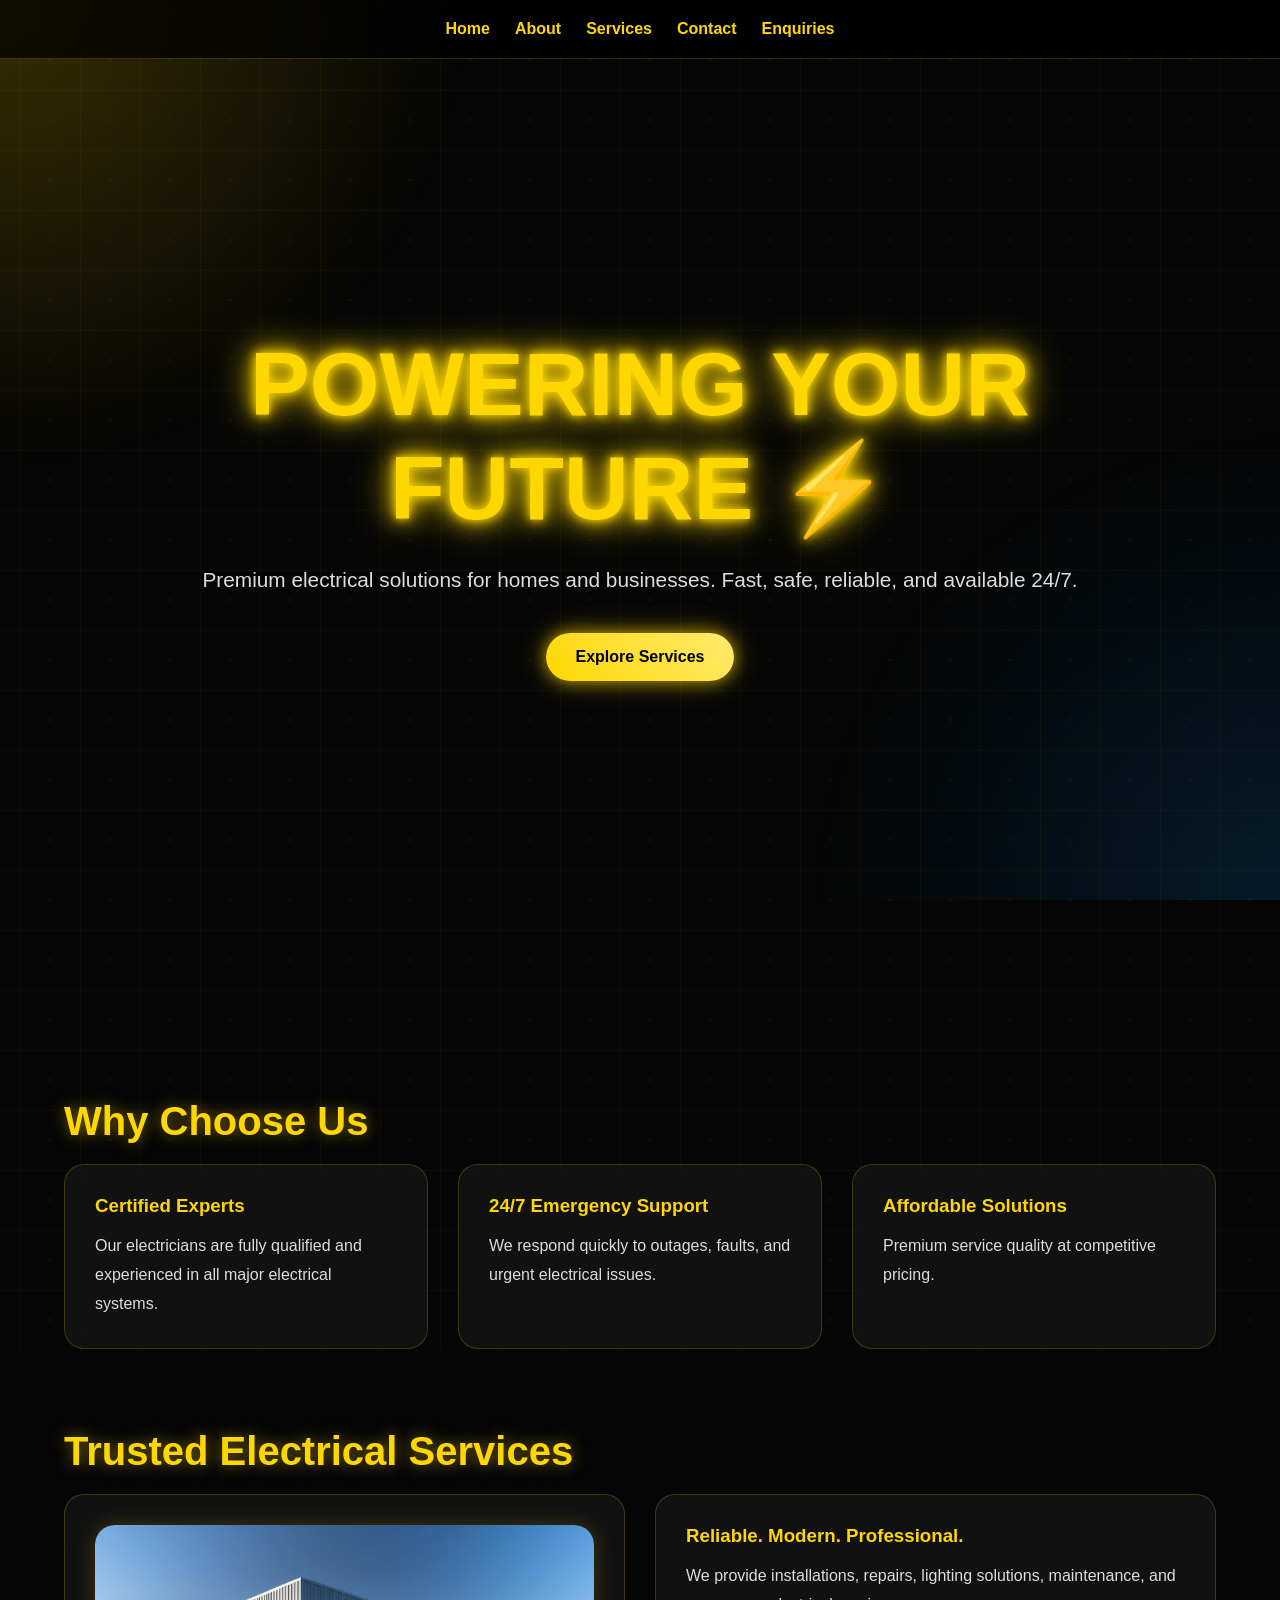
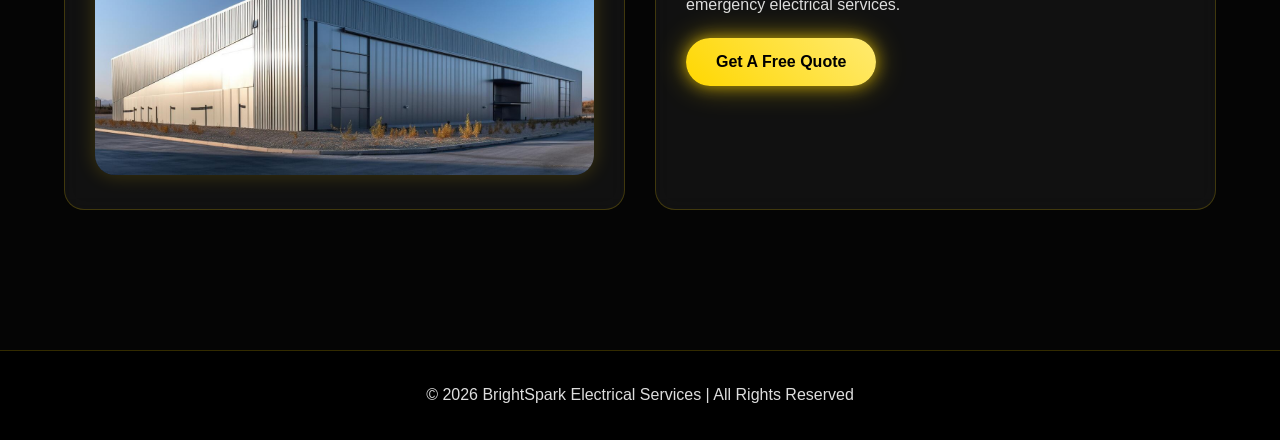
<file: index.html>
<!DOCTYPE html>
<html lang="en">
<head>
<meta charset="UTF-8">
<meta name="viewport" content="width=device-width, initial-scale=1.0">
<title>BrightSpark Electrical Services</title>
<link rel="stylesheet" href="css/style.css">
</head>

<body>

<nav>
<a href="index.html">Home</a>
<a href="about.html">About</a>
<a href="services.html">Services</a>
<a href="contact.html">Contact</a>
<a href="enquiry.html">Enquiries</a>
</nav>

<section class="hero">

<div class="hero-content">

<h1>POWERING YOUR FUTURE ⚡</h1>
 <p>
Premium electrical solutions for homes and businesses.
Fast, safe, reliable, and available 24/7.
</p>

<a href="services.html" class="btn">Explore Services</a>

</div>

</section>

<main>

<section>

<h2>Why Choose Us</h2>

<div class="card-grid">

<div class="card">

<h3>Certified Experts</h3>

<p>
Our electricians are fully qualified and experienced in all major electrical systems.
</p>

</div>

<div class="card">

<h3>24/7 Emergency Support</h3>

<p>
We respond quickly to outages, faults, and urgent electrical issues.
</p>

</div>

<div class="card">

<h3>Affordable Solutions</h3>

<p>
Premium service quality at competitive pricing.
</p>

</div>

</div>

</section>

<section>

<h2>Trusted Electrical Services</h2>

<div class="card-grid">

<div class="card">

<img src="images/bolts and volts.jpg" alt="Electrical Services">

</div>

<div class="card">

<h3>Reliable. Modern. Professional.</h3>

<p>
We provide installations, repairs, lighting solutions,
maintenance, and emergency electrical services.
</p>

<br>

<a href="enquiry.html" class="btn">Get A Free Quote</a>

</div>

</div>

</section>

</main>

<footer>

<p>&copy; 2026 BrightSpark Electrical Services | All Rights Reserved</p>

</footer>

</body>
</html>
</file>
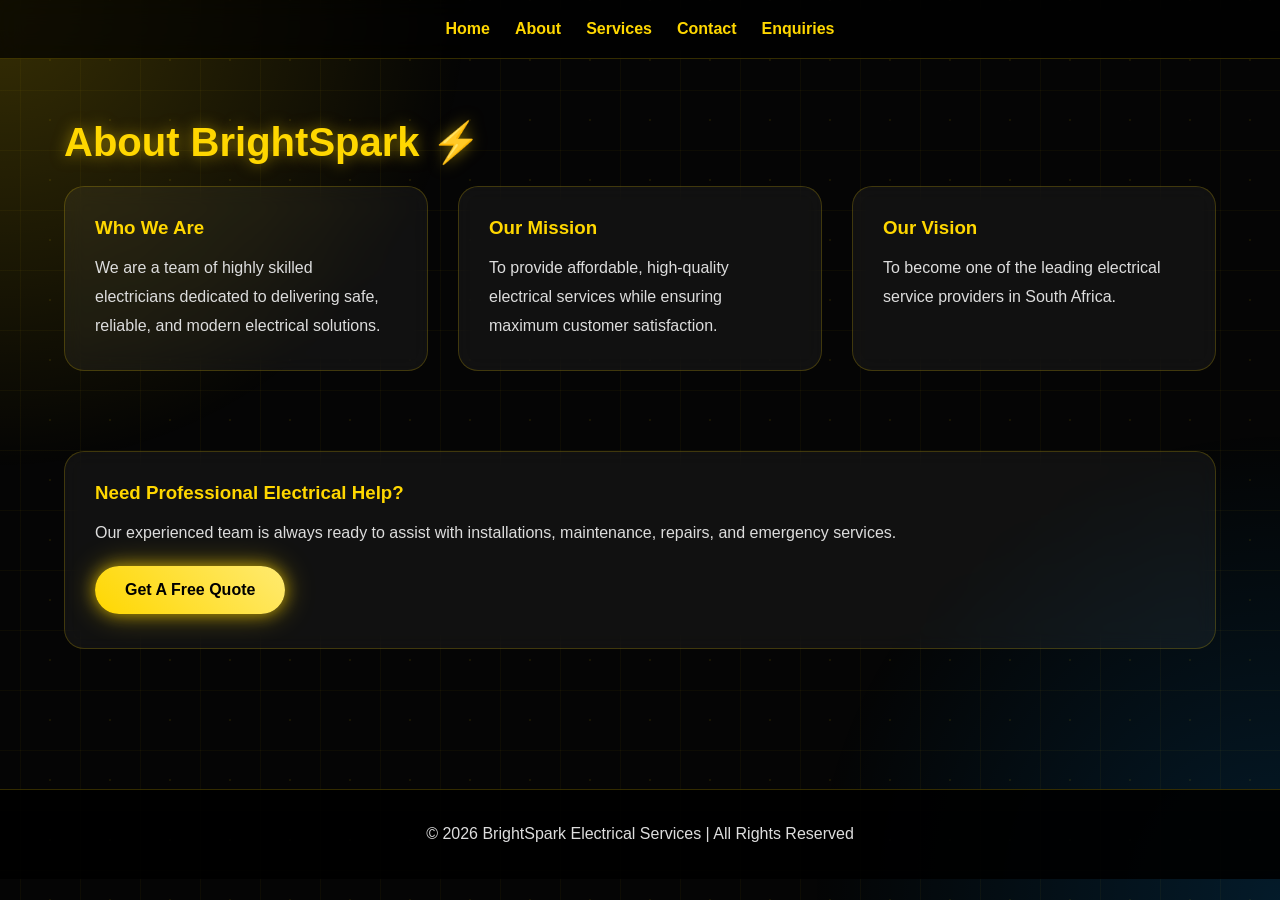
<file: about.html>
<!DOCTYPE html>
<html lang="en">
<head>
<meta charset="UTF-8">
<meta name="viewport" content="width=device-width, initial-scale=1.0">
<title>About | BrightSpark</title>
<link rel="stylesheet" href="css/style.css">
</head>

<body>

<nav>
<a href="index.html">Home</a>
<a href="about.html">About</a>
<a href="services.html">Services</a>
<a href="contact.html">Contact</a>
<a href="enquiry.html">Enquiries</a>
</nav>

<main>

<section>

<h2>About BrightSpark ⚡</h2>

<div class="card-grid">

<div class="card">

<h3>Who We Are</h3>

<p>
We are a team of highly skilled electricians dedicated to delivering
safe, reliable, and modern electrical solutions.
</p>

</div>

<div class="card">

<h3>Our Mission</h3>

<p>
To provide affordable, high-quality electrical services while ensuring
maximum customer satisfaction.
</p>

</div>

<div class="card">

<h3>Our Vision</h3>

<p>
To become one of the leading electrical service providers in South Africa.
</p>

</div>

</div>

</section>

<section>

<div class="card">

<h3>Need Professional Electrical Help?</h3>

<p>
Our experienced team is always ready to assist with installations,
maintenance, repairs, and emergency services.
</p>

<br>

<a href="enquiry.html" class="btn">Get A Free Quote</a>

</div>

</section>

</main>

<footer>

<p>&copy; 2026 BrightSpark Electrical Services | All Rights Reserved</p>

</footer>

</body>
</html>
</file>
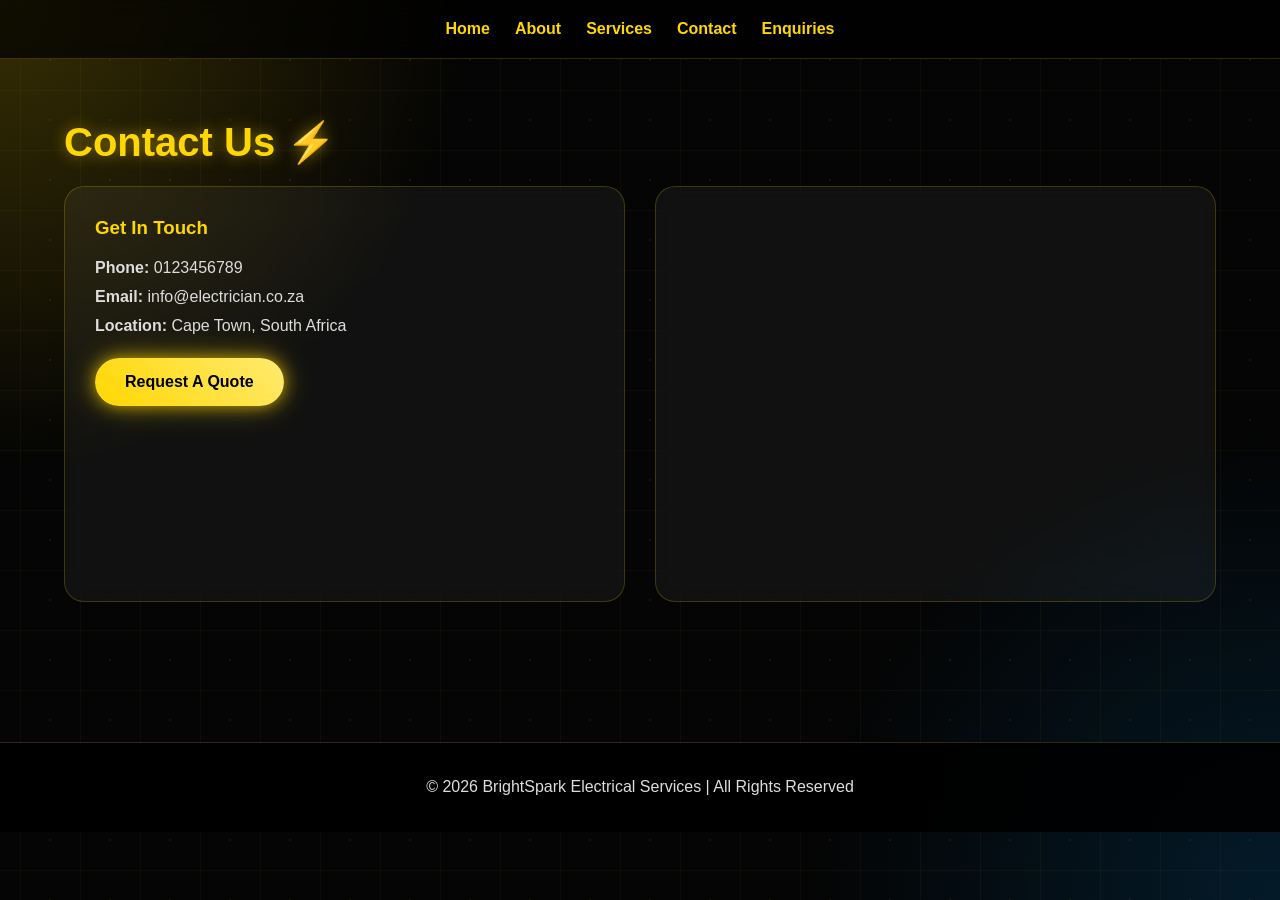
<file: contact.html>
<!DOCTYPE html>
<html lang="en">
<head>
<meta charset="UTF-8">
<meta name="viewport" content="width=device-width, initial-scale=1.0">
<title>Contact | BrightSpark</title>
<link rel="stylesheet" href="css/style.css">
</head>

<body>

<nav>
<a href="index.html">Home</a>
<a href="about.html">About</a>
<a href="services.html">Services</a>
<a href="contact.html">Contact</a>
<a href="enquiry.html">Enquiries</a>
</nav>

<main>

<section>

<h2>Contact Us ⚡</h2>

<div class="card-grid">

<div class="card">

<h3>Get In Touch</h3>

<p><strong>Phone:</strong> 0123456789</p>

<p><strong>Email:</strong> info@electrician.co.za</p>

<p><strong>Location:</strong> Cape Town, South Africa</p>

<br>

<a href="enquiry.html" class="btn">Request A Quote</a>

</div>

<div class="card">

<iframe
src="https://www.google.com/maps/embed?pb=!1m18!1m12!1m3!1d3312.8958779288555!2d18.518455276429528!3d-33.866574173227534!2m3!1f0!2f0!3f0!3m2!1i1024!2i768!4f13.1!3m3!1m2!1s0x1dcc5eb2c018f159%3A0x910d882d56c023e6!2s12%20Bolt%20Ave%2C%20Montague%20Gardens%2C%20Cape%20Town%2C%207441!5e0!3m2!1sen!2sza!4v1775724567425!5m2!1sen!2sza"
width="100%"
height="350"
style="border:0; border-radius:20px;"
allowfullscreen=""
loading="lazy">
</iframe>

</div>

</div>

</section>

</main>

<footer>

<p>&copy; 2026 BrightSpark Electrical Services | All Rights Reserved</p>

</footer>

</body>
</html>
</file>
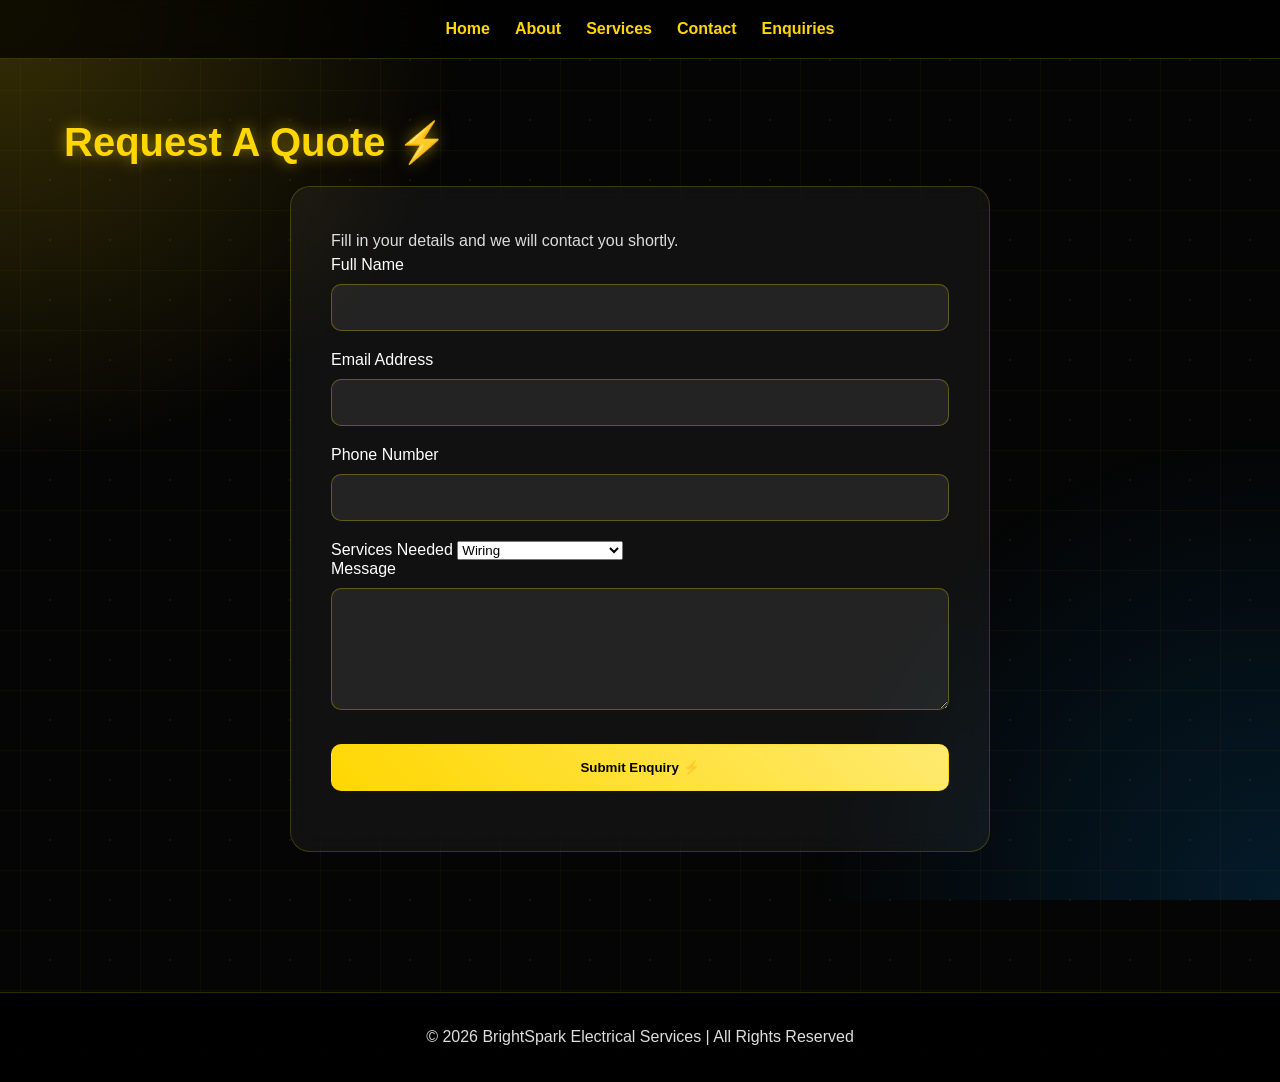
<file: enquiry.html>
<!DOCTYPE html>
<html lang="en">
<head>
<meta charset="UTF-8">
<meta name="viewport" content="width=device-width, initial-scale=1.0">
<title>Enquiries | BrightSpark</title>
<link rel="stylesheet" href="css/style.css">
</head>

<body>

<nav>
<a href="index.html">Home</a>
<a href="about.html">About</a>
<a href="services.html">Services</a>
<a href="contact.html">Contact</a>
<a href="enquiry.html">Enquiries</a>
</nav>

<main>

<section>

<h2>Request A Quote ⚡</h2>

<div class="form-container">

<p class="form-intro">
Fill in your details and we will contact you shortly.
</p>

<form action="#" method="post">

<label for="name">Full Name</label>

<input type="text" id="name" name="name" required>

<label for="email">Email Address</label>

<input type="email" id="email" name="email" required>

<label for="phone">Phone Number</label>

<input type="tel" id="phone" name="phone" required>

<label for="services">Services Needed</label>

<select id="services" name="services">

<option>Wiring</option>
<option>Sockets</option>
<option>Full System Installations</option>
<option>Fixing Faults</option>
<option>Outages</option>
<option>Damaged Systems</option>
<option>Indoor Lighting</option>
<option>Outdoor Lighting</option>
<option>Maintenance</option>

</select>

<br><label for="message">Message</label>

<textarea id="message" name="message" rows="6"></textarea>

<button type="submit">Submit Enquiry ⚡</button>

</form>

</div>

</section>

</main>

<footer>

<p>&copy; 2026 BrightSpark Electrical Services | All Rights Reserved</p>

</footer>

</body>
</html>
</file>
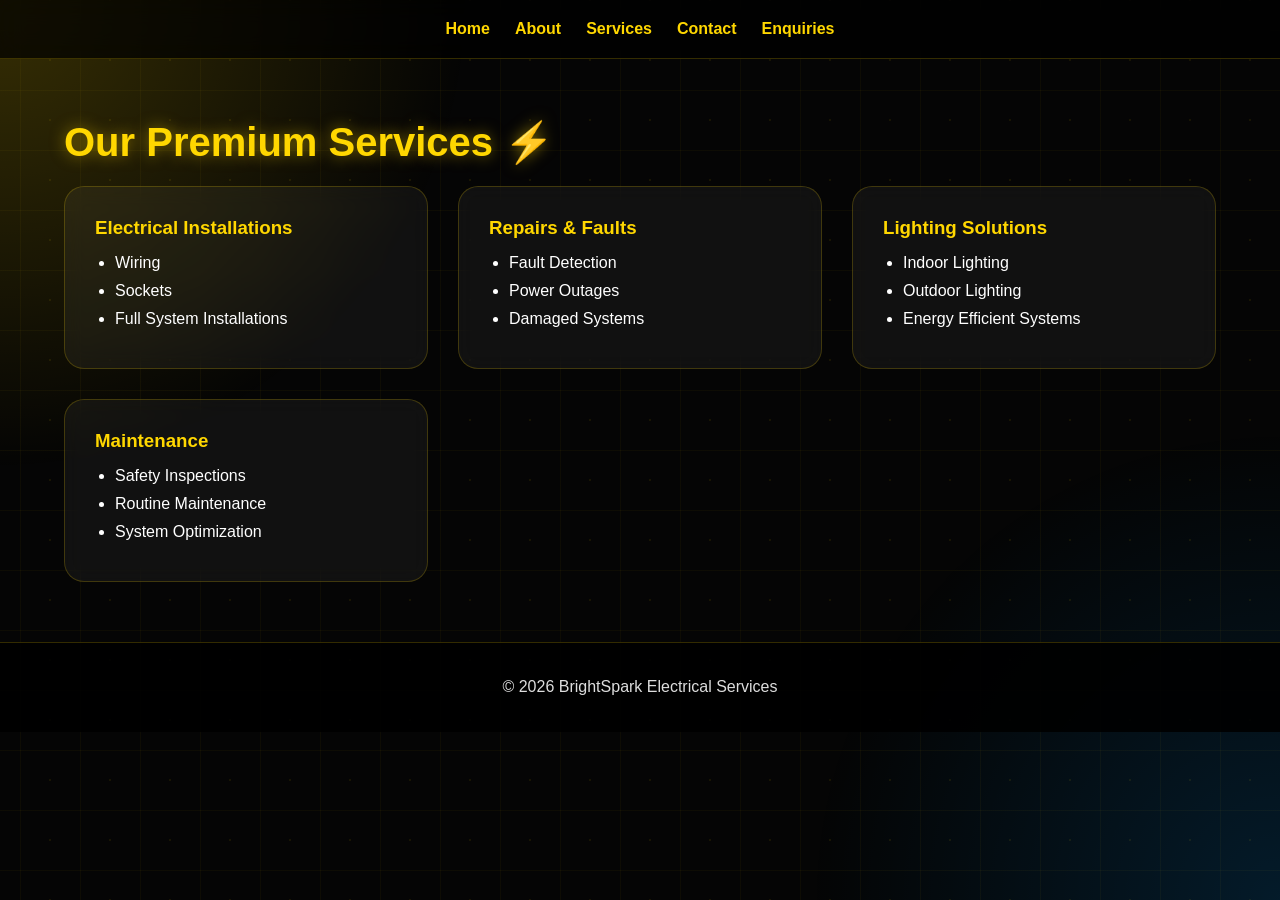
<file: services.html>
<!DOCTYPE html>
<html lang="en">
<head>
<meta charset="UTF-8">
<meta name="viewport" content="width=device-width, initial-scale=1.0">
<title>Services | BrightSpark</title>
<link rel="stylesheet" href="css/style.css">
</head>

<body>

<nav>
<a href="index.html">Home</a>
<a href="about.html">About</a>
<a href="services.html">Services</a>
<a href="contact.html">Contact</a>
<a href="enquiry.html">Enquiries</a>
</nav>

<main>

<h2>Our Premium Services ⚡</h2>

<div class="card-grid">

<div class="card">

<h3>Electrical Installations</h3>

<ul>
<li>Wiring</li>
<li>Sockets</li>
<li>Full System Installations</li>
</ul>

</div>

<div class="card">

<h3>Repairs & Faults</h3>

<ul>
<li>Fault Detection</li>
<li>Power Outages</li>
<li>Damaged Systems</li>
</ul>

</div>

<div class="card">

<h3>Lighting Solutions</h3>

<ul>
<li>Indoor Lighting</li>
<li>Outdoor Lighting</li>
<li>Energy Efficient Systems</li>
</ul>

</div>

<div class="card">

<h3>Maintenance</h3>

<ul>
<li>Safety Inspections</li>
<li>Routine Maintenance</li>
<li>System Optimization</li>
</ul>

</div>

</div>

</main>

<footer>

<p>&copy; 2026 BrightSpark Electrical Services</p>

</footer>

</body>
</html>
</file>
<file: css/style.css>
/* style.css */

*{
margin:0;
padding:0;
box-sizing:border-box;
font-family:Arial, Helvetica, sans-serif;
}

html{
scroll-behavior:smooth;
}

body{
background:#050505;
color:white;
overflow-x:hidden;
min-height:100vh;
position:relative;
}

/* Animated Background */

body::before{
content:"";
position:fixed;
width:200%;
height:200%;
top:-50%;
left:-50%;
background:
radial-gradient(circle, rgba(255,215,0,0.08) 1px, transparent 1px),
linear-gradient(90deg, rgba(255,215,0,0.04) 1px, transparent 1px),
linear-gradient(rgba(255,215,0,0.04) 1px, transparent 1px);
background-size:60px 60px;
animation:gridMove 20s linear infinite;
z-index:-2;
}

body::after{
content:"";
position:fixed;
inset:0;
background:
radial-gradient(circle at top left, rgba(255,215,0,0.2), transparent 30%),
radial-gradient(circle at bottom right, rgba(0,153,255,0.15), transparent 30%);
z-index:-1;
}

@keyframes gridMove{
0%{
transform:translate(0,0);
}
100%{
transform:translate(60px,60px);
}
}

/* Navbar */

nav{
position:sticky;
top:0;
z-index:1000;
display:flex;
justify-content:center;
gap:25px;
padding:20px;
background:rgba(0,0,0,0.7);
backdrop-filter:blur(12px);
border-bottom:1px solid rgba(255,215,0,0.2);
}

nav a{
color:#FFD700;
text-decoration:none;
font-weight:bold;
position:relative;
transition:0.3s;
}

nav a::after{
content:"";
position:absolute;
left:0;
bottom:-5px;
width:0;
height:2px;
background:#FFD700;
transition:0.4s;
box-shadow:0 0 10px #FFD700;
}

nav a:hover::after{
width:100%;
}

nav a:hover{
color:white;
text-shadow:0 0 10px #FFD700;
}

/* Hero */

.hero{
min-height:100vh;
display:flex;
justify-content:center;
align-items:center;
text-align:center;
padding:40px;
}

.hero-content{
max-width:900px;
animation:fadeUp 1.5s ease;
}

.hero h1{
font-size:clamp(3rem,7vw,6rem);
color:#FFD700;
text-shadow:
0 0 10px #FFD700,
0 0 20px #FFD700,
0 0 40px #FFD700;
margin-bottom:20px;
animation:flicker 3s infinite alternate;
}

.hero p{
font-size:1.3rem;
line-height:1.8;
margin-bottom:35px;
color:#ddd;
}

/* Buttons */

.btn{
display:inline-block;
padding:15px 30px;
background:linear-gradient(45deg,#FFD700,#ffea70);
color:black;
text-decoration:none;
font-weight:bold;
border-radius:50px;
position:relative;
overflow:hidden;
transition:0.4s;
box-shadow:
0 0 15px rgba(255,215,0,0.6),
0 0 30px rgba(255,215,0,0.4);
}

.btn:hover{
transform:translateY(-5px) scale(1.05);
box-shadow:
0 0 20px #FFD700,
0 0 40px #FFD700,
0 0 60px #FFD700;
}

.btn::before{
content:"";
position:absolute;
width:200%;
height:200%;
background:radial-gradient(circle, rgba(255,255,255,0.7), transparent 60%);
top:-50%;
left:-50%;
transform:scale(0);
transition:0.5s;
}

.btn:hover::before{
transform:scale(1);
}

/* Main */

main{
width:90%;
max-width:1200px;
margin:auto;
padding:60px 0;
}

section{
margin-bottom:80px;
}

h2{
font-size:2.5rem;
color:#FFD700;
margin-bottom:20px;
text-shadow:0 0 15px rgba(255,215,0,0.5);
}

h3{
color:#FFD700;
margin-bottom:15px;
}

p{
line-height:1.8;
color:#ddd;
}

/* Cards */

.card-grid{
display:grid;
grid-template-columns:repeat(auto-fit,minmax(280px,1fr));
gap:30px;
}

.card{
background:rgba(255,255,255,0.05);
border:1px solid rgba(255,215,0,0.2);
backdrop-filter:blur(10px);
padding:30px;
border-radius:20px;
transition:0.4s;
position:relative;
overflow:hidden;
}

.card::before{
content:"";
position:absolute;
width:150%;
height:150%;
background:radial-gradient(circle, rgba(255,215,0,0.15), transparent 60%);
top:-50%;
left:-50%;
opacity:0;
transition:0.5s;
}

.card:hover::before{
opacity:1;
}

.card:hover{
transform:translateY(-10px);
border-color:#FFD700;
box-shadow:0 0 25px rgba(255,215,0,0.3);
}

.card ul{
padding-left:20px;
margin-top:15px;
}

.card li{
margin-bottom:10px;
}

/* Images */

img{
width:100%;
border-radius:20px;
transition:0.5s;
box-shadow:0 0 20px rgba(255,215,0,0.2);
}

img:hover{
transform:scale(1.03);
box-shadow:0 0 40px rgba(255,215,0,0.5);
}

/* Forms */

.form-container{
background:rgba(255,255,255,0.05);
border:1px solid rgba(255,215,0,0.2);
backdrop-filter:blur(12px);
padding:40px;
border-radius:20px;
max-width:700px;
margin:auto;
}

input,
textarea,
button{
width:100%;
padding:15px;
margin-top:10px;
margin-bottom:20px;
border-radius:10px;
border:1px solid rgba(255,215,0,0.3);
background:rgba(255,255,255,0.08);
color:white;
}

input:focus,
textarea:focus{
outline:none;
border-color:#FFD700;
box-shadow:0 0 15px rgba(255,215,0,0.5);
}

button{
background:linear-gradient(45deg,#FFD700,#ffea70);
color:black;
font-weight:bold;
cursor:pointer;
transition:0.4s;
}

button:hover{
transform:translateY(-3px);
box-shadow:0 0 30px rgba(255,215,0,0.7);
}

/* Footer */

footer{
text-align:center;
padding:30px;
background:rgba(0,0,0,0.9);
border-top:1px solid rgba(255,215,0,0.2);
color:#FFD700;
}

/* Animations */

@keyframes fadeUp{ 
from{ 
opacity:0; transform:translateY(40px);
}
to{
opacity:1; transform:translateY(0);
}
} 
@keyframes flicker{
0%{
{ opacity:1;
}
50%{ 
opacity:0.85;
} 
100%{
100%{ 
opacity:1;
}
} 
/* Responsive */ 
@media(max-width:768px){
nav{ 
flex-wrap:wrap; gap:15px; 
} 
.hero h1{ 
font-size:3rem; 
} 
h2{
font-size:2rem;
}
}
</file>
